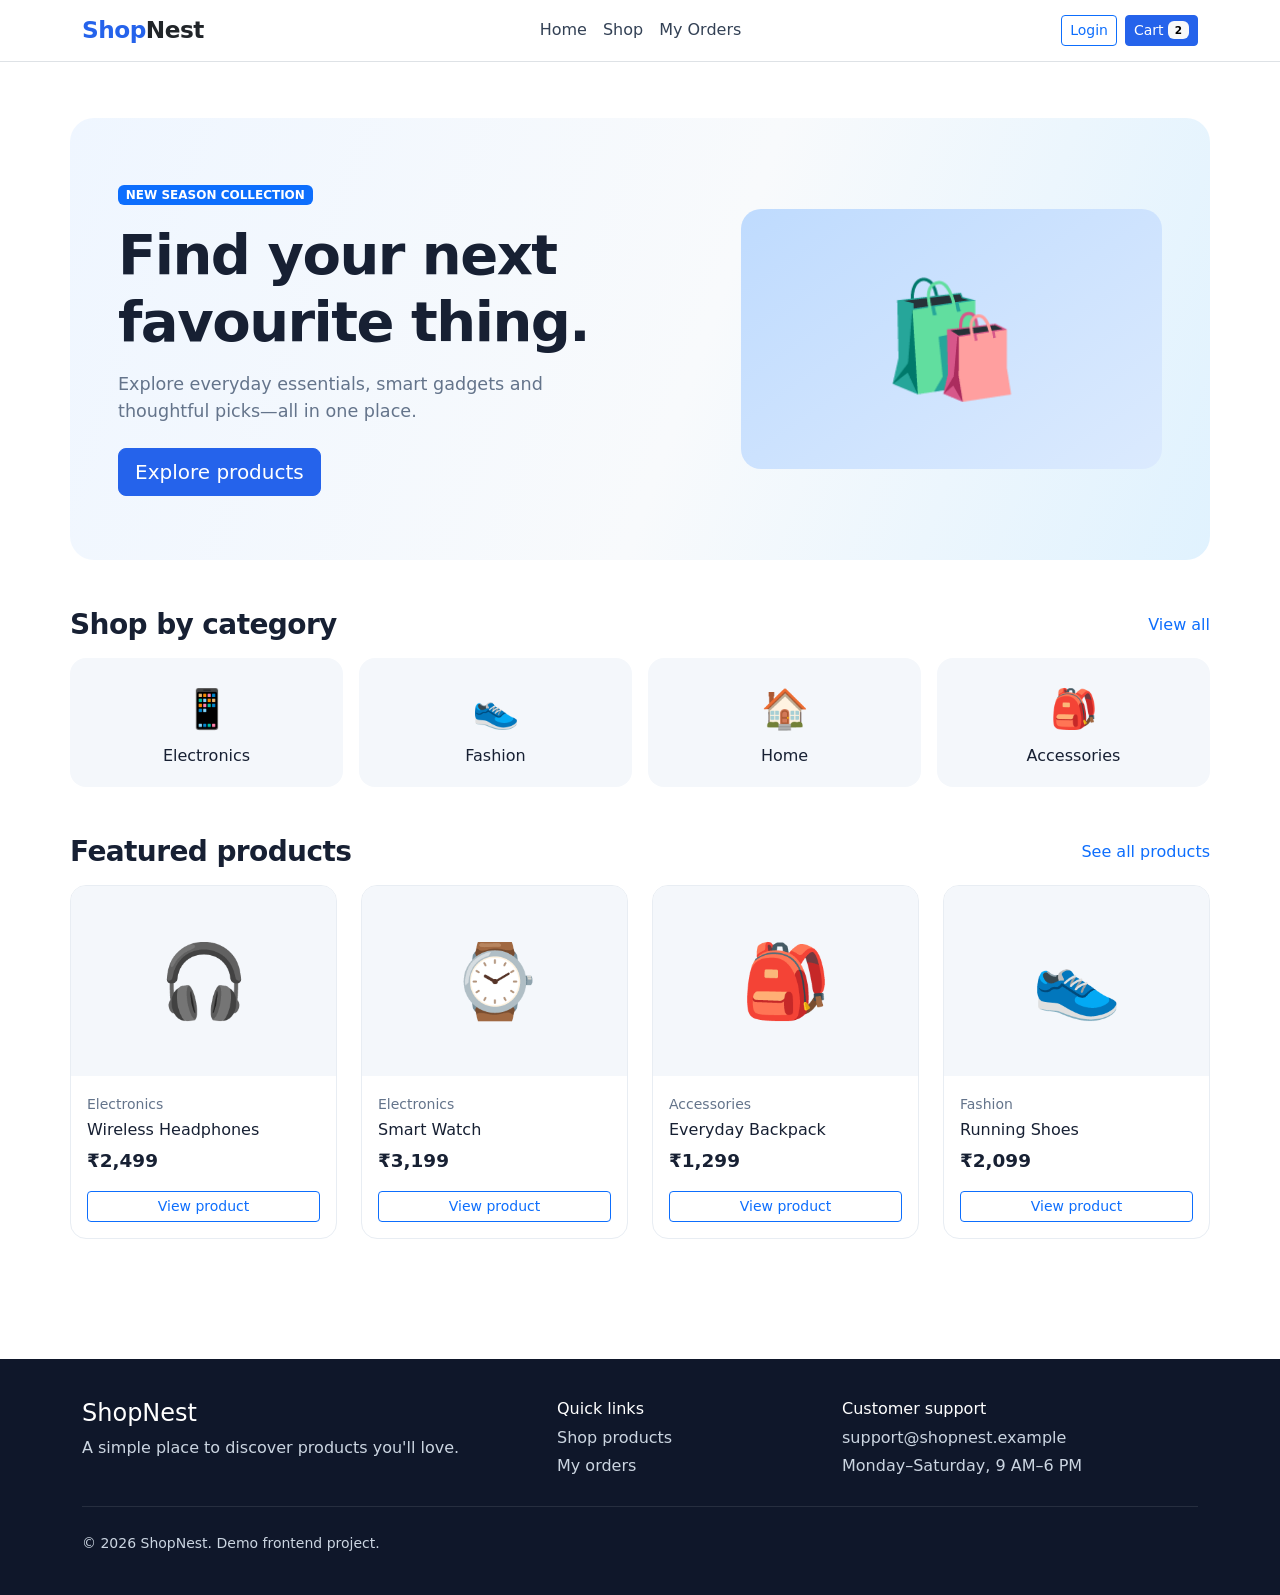
<file: index.html>
<!doctype html>
<html lang="en"><head><meta charset="utf-8"><meta name="viewport" content="width=device-width, initial-scale=1">
<title>Home | ShopNest</title>
<link href="https://cdn.jsdelivr.net/npm/bootstrap@5.3.3/dist/css/bootstrap.min.css" rel="stylesheet">
<link href="css/style.css" rel="stylesheet"></head><body>

<nav class="navbar navbar-expand-lg bg-white border-bottom sticky-top">
 <div class="container">
  <a class="navbar-brand" href="index.html">Shop<span class="text-dark">Nest</span></a>
  <button class="navbar-toggler" type="button" data-bs-toggle="collapse" data-bs-target="#mainNav" aria-controls="mainNav" aria-expanded="false" aria-label="Toggle navigation"><span class="navbar-toggler-icon"></span></button>
  <div class="collapse navbar-collapse" id="mainNav">
   <ul class="navbar-nav mx-auto mb-2 mb-lg-0">
    <li class="nav-item"><a class="nav-link" href="index.html">Home</a></li>
    <li class="nav-item"><a class="nav-link" href="products.html">Shop</a></li>
    <li class="nav-item"><a class="nav-link" href="my-orders.html">My Orders</a></li>
   </ul>
   <div class="d-flex gap-2 align-items-center">
    <a class="btn btn-outline-primary btn-sm" href="login.html">Login</a>
    <a class="btn btn-primary btn-sm" href="cart.html">Cart <span class="badge text-bg-light">2</span></a>
   </div>
  </div>
 </div>
</nav>


<main class="container page-section">
 <section class="hero mb-5"><div class="row align-items-center g-4">
  <div class="col-lg-7"><span class="badge text-bg-primary mb-3">NEW SEASON COLLECTION</span><h1 class="display-4">Find your next favourite thing.</h1><p class="my-3">Explore everyday essentials, smart gadgets and thoughtful picks—all in one place.</p><a class="btn btn-primary btn-lg mt-2" href="products.html">Explore products</a></div>
  <div class="col-lg-5"><div class="hero-art">🛍️</div></div>
 </div></section>
 <section class="mb-5"><div class="d-flex justify-content-between align-items-center mb-3"><h2 class="section-title h3 mb-0">Shop by category</h2><a href="products.html">View all</a></div>
  <div class="row g-3">
   <div class="col-6 col-md-3"><div class="category-tile"><div class="category-icon">📱</div><h6 class="mt-2 mb-0">Electronics</h6></div></div>
   <div class="col-6 col-md-3"><div class="category-tile"><div class="category-icon">👟</div><h6 class="mt-2 mb-0">Fashion</h6></div></div>
   <div class="col-6 col-md-3"><div class="category-tile"><div class="category-icon">🏠</div><h6 class="mt-2 mb-0">Home</h6></div></div>
   <div class="col-6 col-md-3"><div class="category-tile"><div class="category-icon">🎒</div><h6 class="mt-2 mb-0">Accessories</h6></div></div>
  </div>
 </section>
 <section><div class="d-flex justify-content-between align-items-center mb-3"><h2 class="section-title h3 mb-0">Featured products</h2><a href="products.html">See all products</a></div>
  <div class="row g-4">
   <div class="col-6 col-lg-3"><article class="product-card"><div class="product-art">🎧</div><div class="p-3"><small class="muted">Electronics</small><h6 class="mt-1">Wireless Headphones</h6><div class="price">₹2,499</div><a href="product-details.html" class="btn btn-outline-primary btn-sm w-100 mt-3">View product</a></div></article></div>
   <div class="col-6 col-lg-3"><article class="product-card"><div class="product-art">⌚</div><div class="p-3"><small class="muted">Electronics</small><h6 class="mt-1">Smart Watch</h6><div class="price">₹3,199</div><a href="product-details.html" class="btn btn-outline-primary btn-sm w-100 mt-3">View product</a></div></article></div>
   <div class="col-6 col-lg-3"><article class="product-card"><div class="product-art">🎒</div><div class="p-3"><small class="muted">Accessories</small><h6 class="mt-1">Everyday Backpack</h6><div class="price">₹1,299</div><a href="product-details.html" class="btn btn-outline-primary btn-sm w-100 mt-3">View product</a></div></article></div>
   <div class="col-6 col-lg-3"><article class="product-card"><div class="product-art">👟</div><div class="p-3"><small class="muted">Fashion</small><h6 class="mt-1">Running Shoes</h6><div class="price">₹2,099</div><a href="product-details.html" class="btn btn-outline-primary btn-sm w-100 mt-3">View product</a></div></article></div>
  </div>
 </section>
</main>

<footer class="footer">
 <div class="container">
  <div class="row g-4">
   <div class="col-md-5"><h4 class="text-white">ShopNest</h4><p class="mb-0">A simple place to discover products you'll love.</p></div>
   <div class="col-md-3"><h6 class="text-white">Quick links</h6><p class="mb-1"><a href="products.html">Shop products</a></p><p class="mb-1"><a href="my-orders.html">My orders</a></p></div>
   <div class="col-md-4"><h6 class="text-white">Customer support</h6><p class="mb-1">support@shopnest.example</p><p class="mb-0">Monday–Saturday, 9 AM–6 PM</p></div>
  </div>
  <hr class="border-secondary my-4"><small>© 2026 ShopNest. Demo frontend project.</small>
 </div>
</footer>

<script src="https://cdn.jsdelivr.net/npm/bootstrap@5.3.3/dist/js/bootstrap.bundle.min.js"></script>
</body></html>
</file>
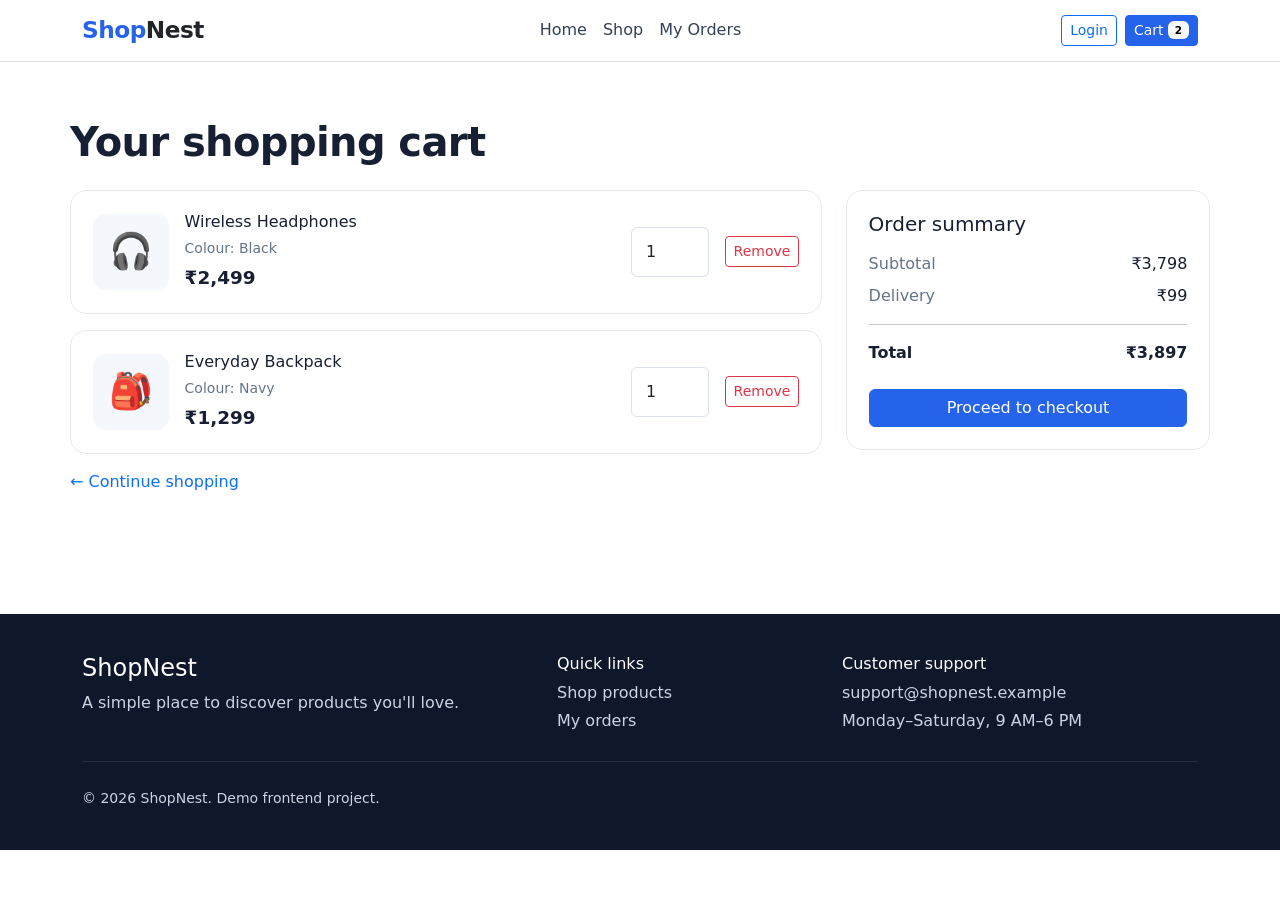
<file: cart.html>
<!doctype html>
<html lang="en"><head><meta charset="utf-8"><meta name="viewport" content="width=device-width, initial-scale=1">
<title>Cart | ShopNest</title>
<link href="https://cdn.jsdelivr.net/npm/bootstrap@5.3.3/dist/css/bootstrap.min.css" rel="stylesheet">
<link href="css/style.css" rel="stylesheet"></head><body>

<nav class="navbar navbar-expand-lg bg-white border-bottom sticky-top">
 <div class="container">
  <a class="navbar-brand" href="index.html">Shop<span class="text-dark">Nest</span></a>
  <button class="navbar-toggler" type="button" data-bs-toggle="collapse" data-bs-target="#mainNav" aria-controls="mainNav" aria-expanded="false" aria-label="Toggle navigation"><span class="navbar-toggler-icon"></span></button>
  <div class="collapse navbar-collapse" id="mainNav">
   <ul class="navbar-nav mx-auto mb-2 mb-lg-0">
    <li class="nav-item"><a class="nav-link" href="index.html">Home</a></li>
    <li class="nav-item"><a class="nav-link" href="products.html">Shop</a></li>
    <li class="nav-item"><a class="nav-link" href="my-orders.html">My Orders</a></li>
   </ul>
   <div class="d-flex gap-2 align-items-center">
    <a class="btn btn-outline-primary btn-sm" href="login.html">Login</a>
    <a class="btn btn-primary btn-sm" href="cart.html">Cart <span class="badge text-bg-light">2</span></a>
   </div>
  </div>
 </div>
</nav>


<main class="container page-section"><h1 class="section-title mb-4">Your shopping cart</h1>
 <div class="row g-4"><section class="col-lg-8">
  <div class="summary-card mb-3 d-flex gap-3 align-items-center"><div class="cart-thumb">🎧</div><div class="flex-grow-1"><h6 class="mb-1">Wireless Headphones</h6><small class="muted">Colour: Black</small><div class="price mt-1">₹2,499</div></div><input aria-label="Quantity" type="number" class="form-control" value="1" min="1" style="width:78px"><button class="btn btn-outline-danger btn-sm">Remove</button></div>
  <div class="summary-card d-flex gap-3 align-items-center"><div class="cart-thumb">🎒</div><div class="flex-grow-1"><h6 class="mb-1">Everyday Backpack</h6><small class="muted">Colour: Navy</small><div class="price mt-1">₹1,299</div></div><input aria-label="Quantity" type="number" class="form-control" value="1" min="1" style="width:78px"><button class="btn btn-outline-danger btn-sm">Remove</button></div>
  <a href="products.html" class="d-inline-block mt-3">← Continue shopping</a>
 </section><aside class="col-lg-4"><div class="summary-card"><h5>Order summary</h5><div class="d-flex justify-content-between mt-3"><span class="muted">Subtotal</span><span>₹3,798</span></div><div class="d-flex justify-content-between mt-2"><span class="muted">Delivery</span><span>₹99</span></div><hr><div class="d-flex justify-content-between fw-bold"><span>Total</span><span>₹3,897</span></div><a href="order.html" class="btn btn-primary w-100 mt-4">Proceed to checkout</a></div></aside></div>
</main>

<footer class="footer">
 <div class="container">
  <div class="row g-4">
   <div class="col-md-5"><h4 class="text-white">ShopNest</h4><p class="mb-0">A simple place to discover products you'll love.</p></div>
   <div class="col-md-3"><h6 class="text-white">Quick links</h6><p class="mb-1"><a href="products.html">Shop products</a></p><p class="mb-1"><a href="my-orders.html">My orders</a></p></div>
   <div class="col-md-4"><h6 class="text-white">Customer support</h6><p class="mb-1">support@shopnest.example</p><p class="mb-0">Monday–Saturday, 9 AM–6 PM</p></div>
  </div>
  <hr class="border-secondary my-4"><small>© 2026 ShopNest. Demo frontend project.</small>
 </div>
</footer>

<script src="https://cdn.jsdelivr.net/npm/bootstrap@5.3.3/dist/js/bootstrap.bundle.min.js"></script>
</body></html>
</file>
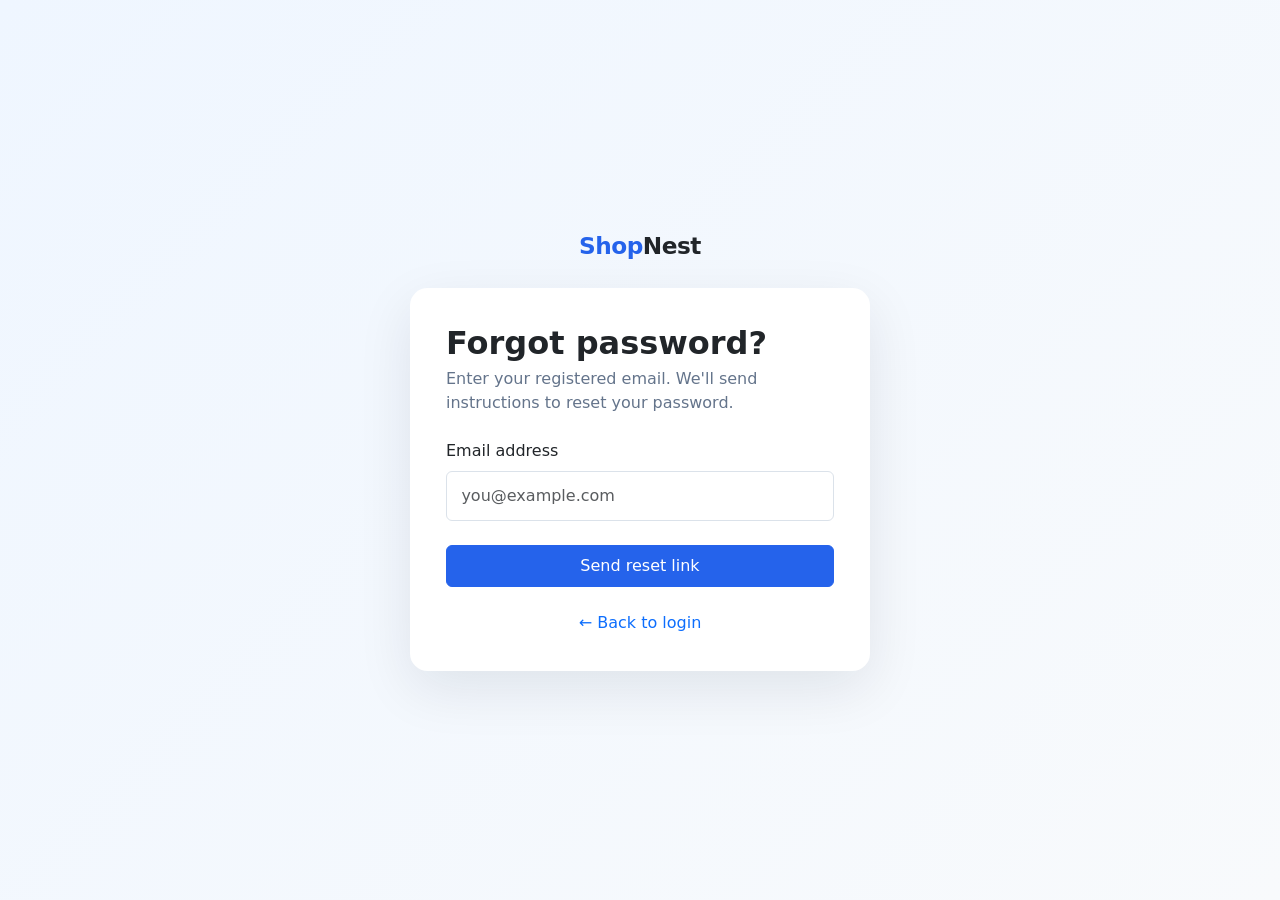
<file: forgot-password.html>
<!doctype html>
<html lang="en"><head><meta charset="utf-8"><meta name="viewport" content="width=device-width, initial-scale=1">
<title>Forgot Password | ShopNest</title>
<link href="https://cdn.jsdelivr.net/npm/bootstrap@5.3.3/dist/css/bootstrap.min.css" rel="stylesheet">
<link href="css/style.css" rel="stylesheet"></head><body>


<main class="auth-wrap"><div class="container">
 <div class="text-center mb-4"><a class="navbar-brand" href="index.html">Shop<span class="text-dark">Nest</span></a></div>
 <div class="card auth-card"><div class="card-body">
  <h2 class="fw-bold mb-1">Forgot password?</h2><p class="muted mb-4">Enter your registered email. We'll send instructions to reset your password.</p>
  <form><div class="mb-4"><label class="form-label">Email address</label><input class="form-control" type="email" placeholder="you@example.com" required></div>
   <button class="btn btn-primary w-100 py-2" type="submit">Send reset link</button></form>
  <p class="text-center mt-4 mb-0"><a href="login.html">← Back to login</a></p>
 </div></div>
</div></main>

<script src="https://cdn.jsdelivr.net/npm/bootstrap@5.3.3/dist/js/bootstrap.bundle.min.js"></script>
</body></html>
</file>
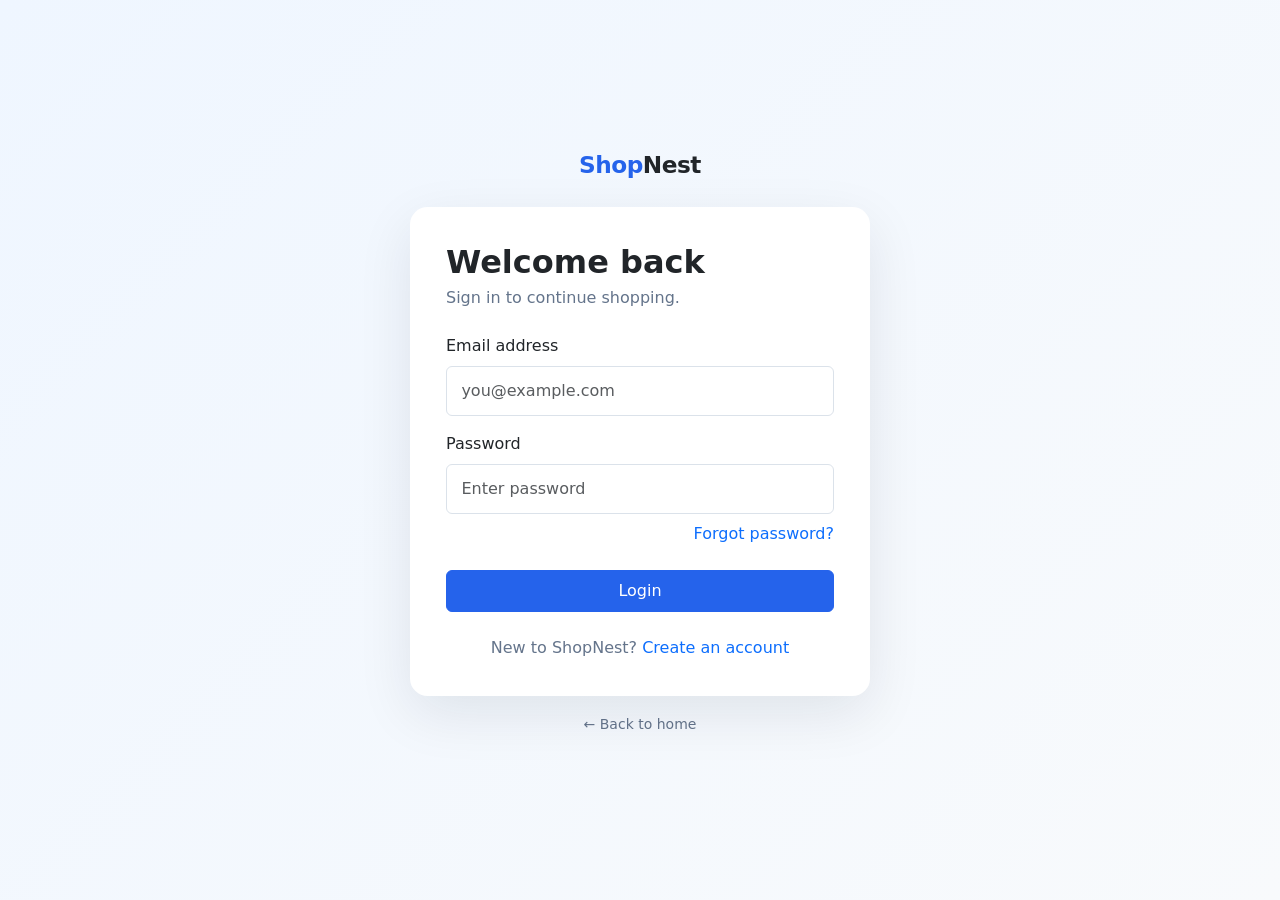
<file: login.html>
<!doctype html>
<html lang="en"><head><meta charset="utf-8"><meta name="viewport" content="width=device-width, initial-scale=1">
<title>Login | ShopNest</title>
<link href="https://cdn.jsdelivr.net/npm/bootstrap@5.3.3/dist/css/bootstrap.min.css" rel="stylesheet">
<link href="css/style.css" rel="stylesheet"></head><body>


<main class="auth-wrap"><div class="container">
 <div class="text-center mb-4"><a class="navbar-brand" href="index.html">Shop<span class="text-dark">Nest</span></a></div>
 <div class="card auth-card"><div class="card-body">
  <h2 class="fw-bold mb-1">Welcome back</h2><p class="muted mb-4">Sign in to continue shopping.</p>
  <form>
   <div class="mb-3"><label class="form-label" for="email">Email address</label><input class="form-control" id="email" type="email" placeholder="you@example.com" required></div>
   <div class="mb-2"><label class="form-label" for="password">Password</label><input class="form-control" id="password" type="password" placeholder="Enter password" required></div>
   <div class="d-flex justify-content-end mb-4"><a href="forgot-password.html">Forgot password?</a></div>
   <button class="btn btn-primary w-100 py-2" type="submit">Login</button>
  </form>
  <p class="text-center muted mt-4 mb-0">New to ShopNest? <a href="register.html">Create an account</a></p>
 </div></div>
 <p class="text-center mt-3"><a class="muted small" href="index.html">← Back to home</a></p>
</div></main>

<script src="https://cdn.jsdelivr.net/npm/bootstrap@5.3.3/dist/js/bootstrap.bundle.min.js"></script>
</body></html>
</file>
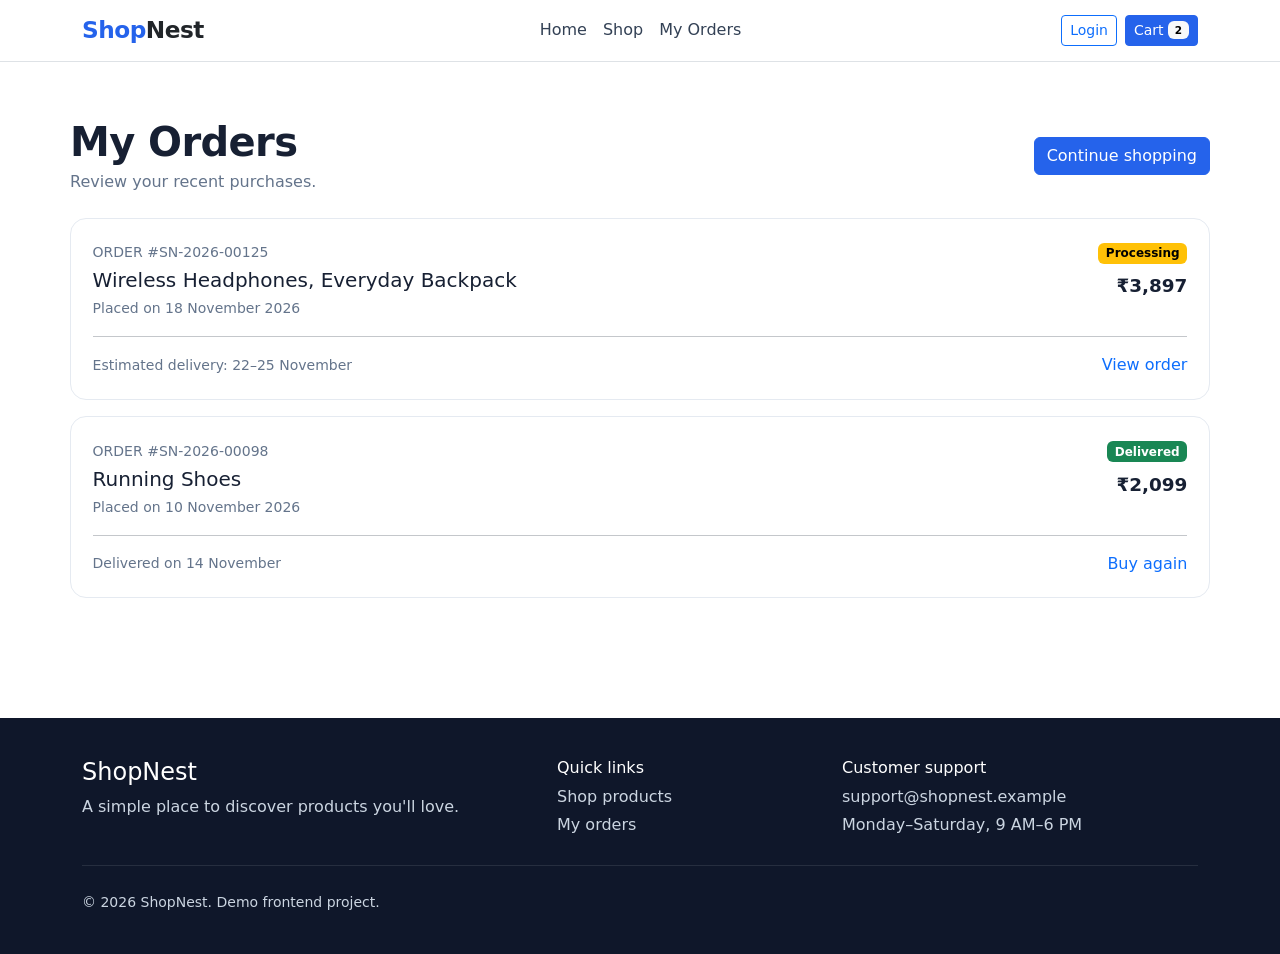
<file: my-orders.html>
<!doctype html>
<html lang="en"><head><meta charset="utf-8"><meta name="viewport" content="width=device-width, initial-scale=1">
<title>My Orders | ShopNest</title>
<link href="https://cdn.jsdelivr.net/npm/bootstrap@5.3.3/dist/css/bootstrap.min.css" rel="stylesheet">
<link href="css/style.css" rel="stylesheet"></head><body>

<nav class="navbar navbar-expand-lg bg-white border-bottom sticky-top">
 <div class="container">
  <a class="navbar-brand" href="index.html">Shop<span class="text-dark">Nest</span></a>
  <button class="navbar-toggler" type="button" data-bs-toggle="collapse" data-bs-target="#mainNav" aria-controls="mainNav" aria-expanded="false" aria-label="Toggle navigation"><span class="navbar-toggler-icon"></span></button>
  <div class="collapse navbar-collapse" id="mainNav">
   <ul class="navbar-nav mx-auto mb-2 mb-lg-0">
    <li class="nav-item"><a class="nav-link" href="index.html">Home</a></li>
    <li class="nav-item"><a class="nav-link" href="products.html">Shop</a></li>
    <li class="nav-item"><a class="nav-link" href="my-orders.html">My Orders</a></li>
   </ul>
   <div class="d-flex gap-2 align-items-center">
    <a class="btn btn-outline-primary btn-sm" href="login.html">Login</a>
    <a class="btn btn-primary btn-sm" href="cart.html">Cart <span class="badge text-bg-light">2</span></a>
   </div>
  </div>
 </div>
</nav>


<main class="container page-section"><div class="d-flex justify-content-between align-items-center mb-4"><div><h1 class="section-title mb-1">My Orders</h1><p class="muted mb-0">Review your recent purchases.</p></div><a href="products.html" class="btn btn-primary">Continue shopping</a></div>
 <div class="summary-card mb-3"><div class="d-flex flex-wrap justify-content-between gap-2"><div><small class="muted">ORDER #SN-2026-00125</small><h5 class="mt-1 mb-1">Wireless Headphones, Everyday Backpack</h5><small class="muted">Placed on 18 November 2026</small></div><div class="text-md-end"><span class="badge text-bg-warning">Processing</span><div class="price mt-2">₹3,897</div></div></div><hr><div class="d-flex justify-content-between align-items-center"><small class="muted">Estimated delivery: 22–25 November</small><a href="order-confirmation.html">View order</a></div></div>
 <div class="summary-card"><div class="d-flex flex-wrap justify-content-between gap-2"><div><small class="muted">ORDER #SN-2026-00098</small><h5 class="mt-1 mb-1">Running Shoes</h5><small class="muted">Placed on 10 November 2026</small></div><div class="text-md-end"><span class="badge text-bg-success">Delivered</span><div class="price mt-2">₹2,099</div></div></div><hr><div class="d-flex justify-content-between align-items-center"><small class="muted">Delivered on 14 November</small><a href="product-details.html">Buy again</a></div></div>
</main>

<footer class="footer">
 <div class="container">
  <div class="row g-4">
   <div class="col-md-5"><h4 class="text-white">ShopNest</h4><p class="mb-0">A simple place to discover products you'll love.</p></div>
   <div class="col-md-3"><h6 class="text-white">Quick links</h6><p class="mb-1"><a href="products.html">Shop products</a></p><p class="mb-1"><a href="my-orders.html">My orders</a></p></div>
   <div class="col-md-4"><h6 class="text-white">Customer support</h6><p class="mb-1">support@shopnest.example</p><p class="mb-0">Monday–Saturday, 9 AM–6 PM</p></div>
  </div>
  <hr class="border-secondary my-4"><small>© 2026 ShopNest. Demo frontend project.</small>
 </div>
</footer>

<script src="https://cdn.jsdelivr.net/npm/bootstrap@5.3.3/dist/js/bootstrap.bundle.min.js"></script>
</body></html>
</file>
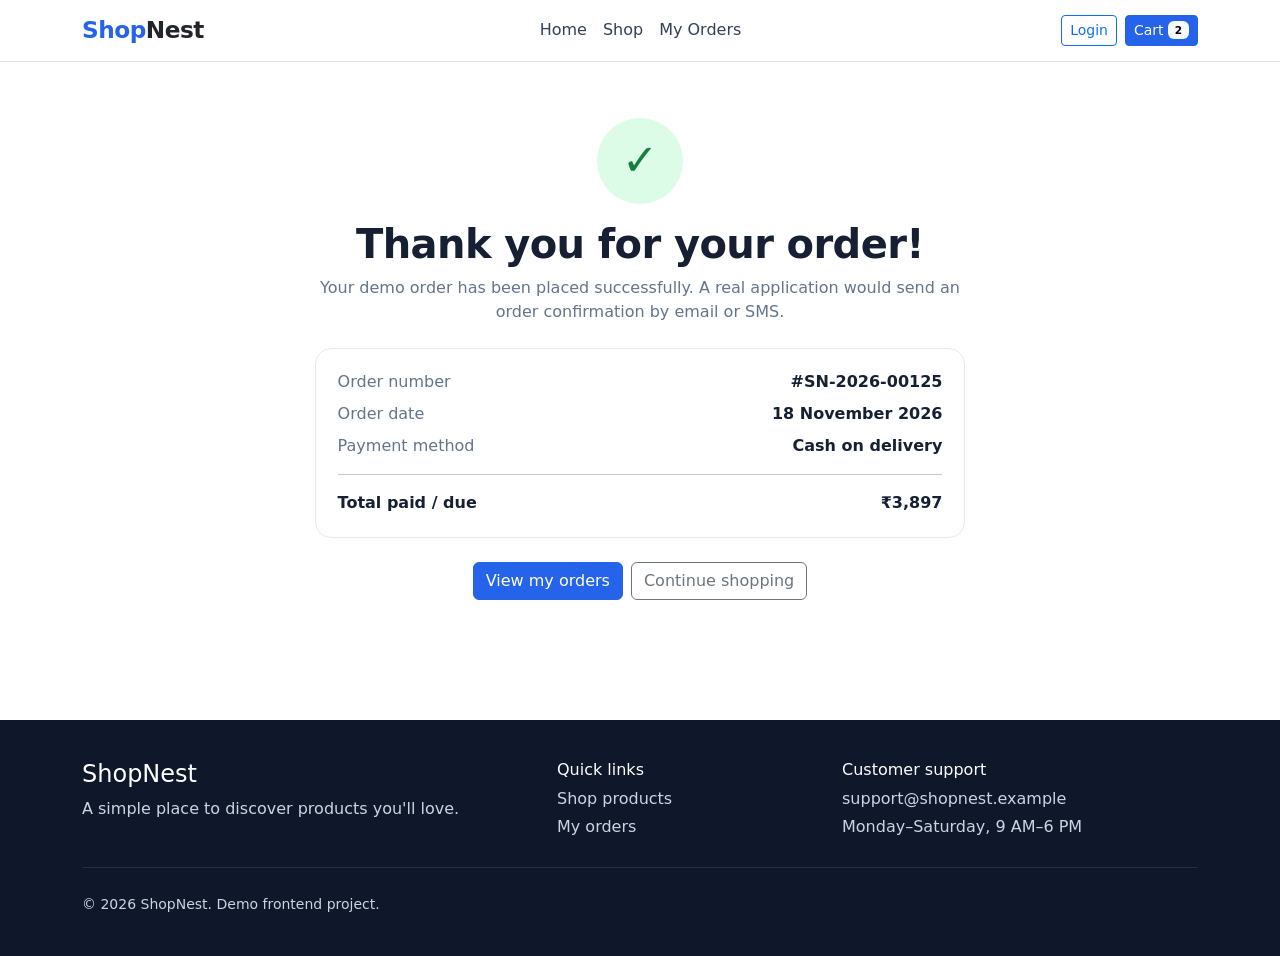
<file: order-confirmation.html>
<!doctype html>
<html lang="en"><head><meta charset="utf-8"><meta name="viewport" content="width=device-width, initial-scale=1">
<title>Order Confirmation | ShopNest</title>
<link href="https://cdn.jsdelivr.net/npm/bootstrap@5.3.3/dist/css/bootstrap.min.css" rel="stylesheet">
<link href="css/style.css" rel="stylesheet"></head><body>

<nav class="navbar navbar-expand-lg bg-white border-bottom sticky-top">
 <div class="container">
  <a class="navbar-brand" href="index.html">Shop<span class="text-dark">Nest</span></a>
  <button class="navbar-toggler" type="button" data-bs-toggle="collapse" data-bs-target="#mainNav" aria-controls="mainNav" aria-expanded="false" aria-label="Toggle navigation"><span class="navbar-toggler-icon"></span></button>
  <div class="collapse navbar-collapse" id="mainNav">
   <ul class="navbar-nav mx-auto mb-2 mb-lg-0">
    <li class="nav-item"><a class="nav-link" href="index.html">Home</a></li>
    <li class="nav-item"><a class="nav-link" href="products.html">Shop</a></li>
    <li class="nav-item"><a class="nav-link" href="my-orders.html">My Orders</a></li>
   </ul>
   <div class="d-flex gap-2 align-items-center">
    <a class="btn btn-outline-primary btn-sm" href="login.html">Login</a>
    <a class="btn btn-primary btn-sm" href="cart.html">Cart <span class="badge text-bg-light">2</span></a>
   </div>
  </div>
 </div>
</nav>


<main class="container page-section"><div class="text-center mx-auto" style="max-width:650px"><div class="order-success">✓</div><h1 class="section-title">Thank you for your order!</h1><p class="muted">Your demo order has been placed successfully. A real application would send an order confirmation by email or SMS.</p>
 <div class="summary-card text-start my-4"><div class="d-flex justify-content-between"><span class="muted">Order number</span><strong>#SN-2026-00125</strong></div><div class="d-flex justify-content-between mt-2"><span class="muted">Order date</span><strong>18 November 2026</strong></div><div class="d-flex justify-content-between mt-2"><span class="muted">Payment method</span><strong>Cash on delivery</strong></div><hr><div class="d-flex justify-content-between"><strong>Total paid / due</strong><strong>₹3,897</strong></div></div>
 <a href="my-orders.html" class="btn btn-primary me-2">View my orders</a><a href="products.html" class="btn btn-outline-secondary">Continue shopping</a>
 </div></main>

<footer class="footer">
 <div class="container">
  <div class="row g-4">
   <div class="col-md-5"><h4 class="text-white">ShopNest</h4><p class="mb-0">A simple place to discover products you'll love.</p></div>
   <div class="col-md-3"><h6 class="text-white">Quick links</h6><p class="mb-1"><a href="products.html">Shop products</a></p><p class="mb-1"><a href="my-orders.html">My orders</a></p></div>
   <div class="col-md-4"><h6 class="text-white">Customer support</h6><p class="mb-1">support@shopnest.example</p><p class="mb-0">Monday–Saturday, 9 AM–6 PM</p></div>
  </div>
  <hr class="border-secondary my-4"><small>© 2026 ShopNest. Demo frontend project.</small>
 </div>
</footer>

<script src="https://cdn.jsdelivr.net/npm/bootstrap@5.3.3/dist/js/bootstrap.bundle.min.js"></script>
</body></html>
</file>
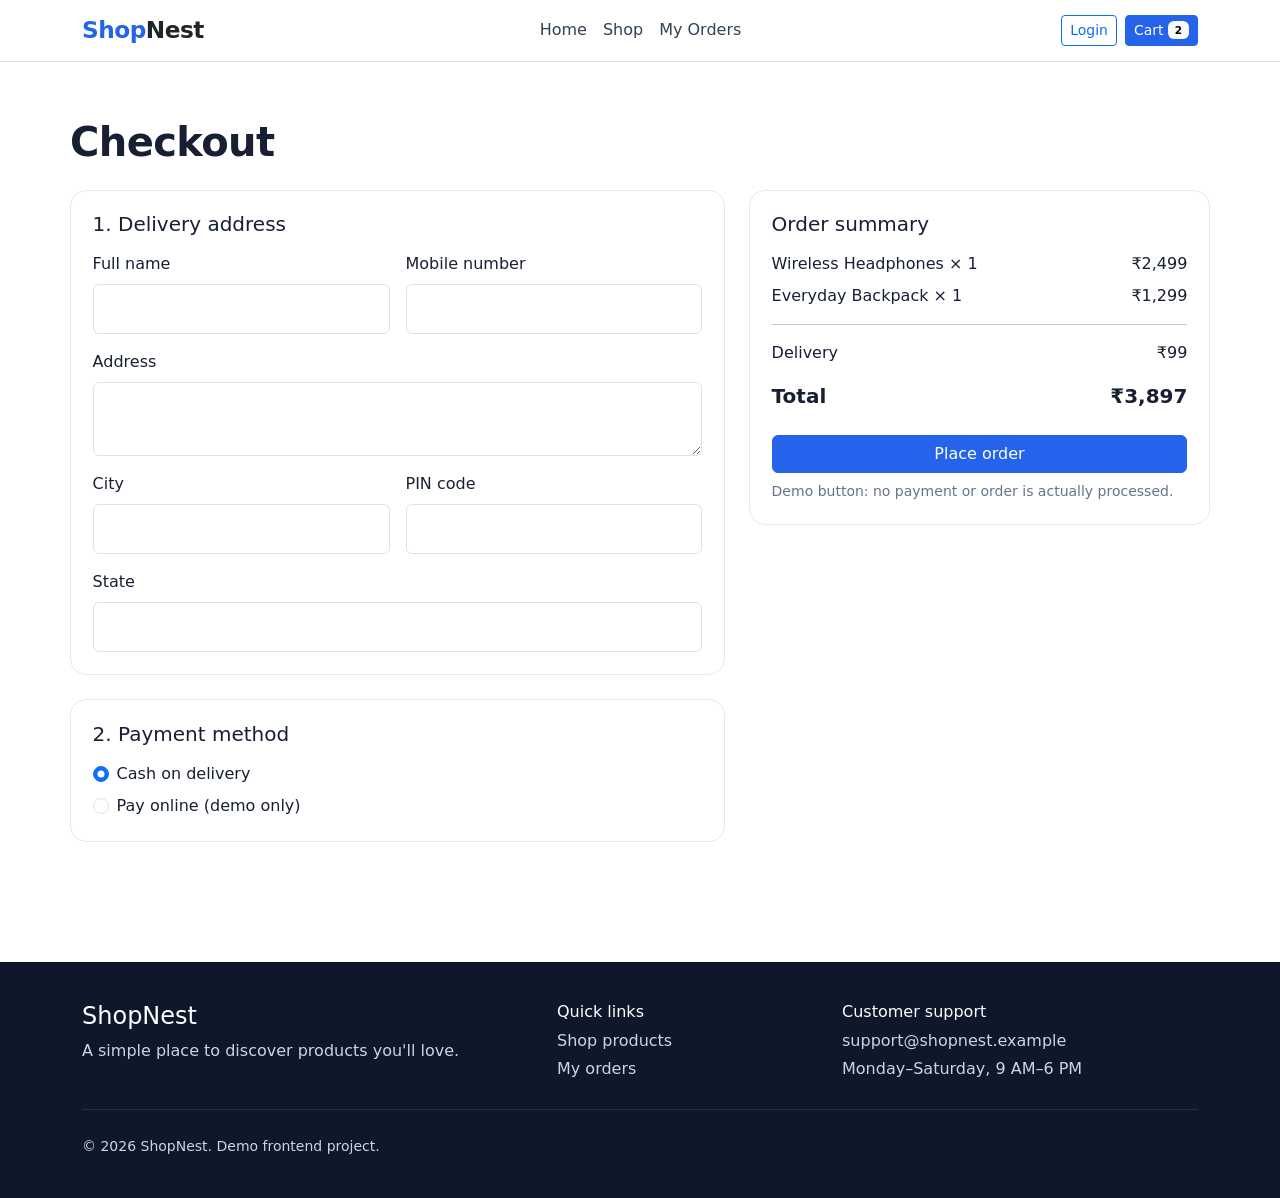
<file: order.html>
<!doctype html>
<html lang="en"><head><meta charset="utf-8"><meta name="viewport" content="width=device-width, initial-scale=1">
<title>Checkout | ShopNest</title>
<link href="https://cdn.jsdelivr.net/npm/bootstrap@5.3.3/dist/css/bootstrap.min.css" rel="stylesheet">
<link href="css/style.css" rel="stylesheet"></head><body>

<nav class="navbar navbar-expand-lg bg-white border-bottom sticky-top">
 <div class="container">
  <a class="navbar-brand" href="index.html">Shop<span class="text-dark">Nest</span></a>
  <button class="navbar-toggler" type="button" data-bs-toggle="collapse" data-bs-target="#mainNav" aria-controls="mainNav" aria-expanded="false" aria-label="Toggle navigation"><span class="navbar-toggler-icon"></span></button>
  <div class="collapse navbar-collapse" id="mainNav">
   <ul class="navbar-nav mx-auto mb-2 mb-lg-0">
    <li class="nav-item"><a class="nav-link" href="index.html">Home</a></li>
    <li class="nav-item"><a class="nav-link" href="products.html">Shop</a></li>
    <li class="nav-item"><a class="nav-link" href="my-orders.html">My Orders</a></li>
   </ul>
   <div class="d-flex gap-2 align-items-center">
    <a class="btn btn-outline-primary btn-sm" href="login.html">Login</a>
    <a class="btn btn-primary btn-sm" href="cart.html">Cart <span class="badge text-bg-light">2</span></a>
   </div>
  </div>
 </div>
</nav>


<main class="container page-section"><h1 class="section-title mb-4">Checkout</h1><div class="row g-4">
 <section class="col-lg-7"><div class="summary-card mb-4"><h5 class="mb-3">1. Delivery address</h5><form>
  <div class="row g-3"><div class="col-md-6"><label class="form-label">Full name</label><input class="form-control" required></div><div class="col-md-6"><label class="form-label">Mobile number</label><input class="form-control" type="tel" required></div>
  <div class="col-12"><label class="form-label">Address</label><textarea class="form-control" rows="2" required></textarea></div><div class="col-md-6"><label class="form-label">City</label><input class="form-control" required></div><div class="col-md-6"><label class="form-label">PIN code</label><input class="form-control" required></div><div class="col-12"><label class="form-label">State</label><input class="form-control" required></div></div>
 </form></div>
 <div class="summary-card"><h5 class="mb-3">2. Payment method</h5><div class="form-check mb-2"><input class="form-check-input" type="radio" name="payment" id="cod" checked><label class="form-check-label" for="cod">Cash on delivery</label></div><div class="form-check"><input class="form-check-input" type="radio" name="payment" id="online"><label class="form-check-label" for="online">Pay online (demo only)</label></div></div>
 </section>
 <aside class="col-lg-5"><div class="summary-card"><h5>Order summary</h5><div class="d-flex justify-content-between mt-3"><span>Wireless Headphones × 1</span><span>₹2,499</span></div><div class="d-flex justify-content-between mt-2"><span>Everyday Backpack × 1</span><span>₹1,299</span></div><hr><div class="d-flex justify-content-between"><span>Delivery</span><span>₹99</span></div><div class="d-flex justify-content-between fw-bold fs-5 mt-3"><span>Total</span><span>₹3,897</span></div><a href="order-confirmation.html" class="btn btn-primary w-100 mt-4">Place order</a><small class="muted d-block mt-2">Demo button: no payment or order is actually processed.</small></div></aside>
 </div></main>

<footer class="footer">
 <div class="container">
  <div class="row g-4">
   <div class="col-md-5"><h4 class="text-white">ShopNest</h4><p class="mb-0">A simple place to discover products you'll love.</p></div>
   <div class="col-md-3"><h6 class="text-white">Quick links</h6><p class="mb-1"><a href="products.html">Shop products</a></p><p class="mb-1"><a href="my-orders.html">My orders</a></p></div>
   <div class="col-md-4"><h6 class="text-white">Customer support</h6><p class="mb-1">support@shopnest.example</p><p class="mb-0">Monday–Saturday, 9 AM–6 PM</p></div>
  </div>
  <hr class="border-secondary my-4"><small>© 2026 ShopNest. Demo frontend project.</small>
 </div>
</footer>

<script src="https://cdn.jsdelivr.net/npm/bootstrap@5.3.3/dist/js/bootstrap.bundle.min.js"></script>
</body></html>
</file>
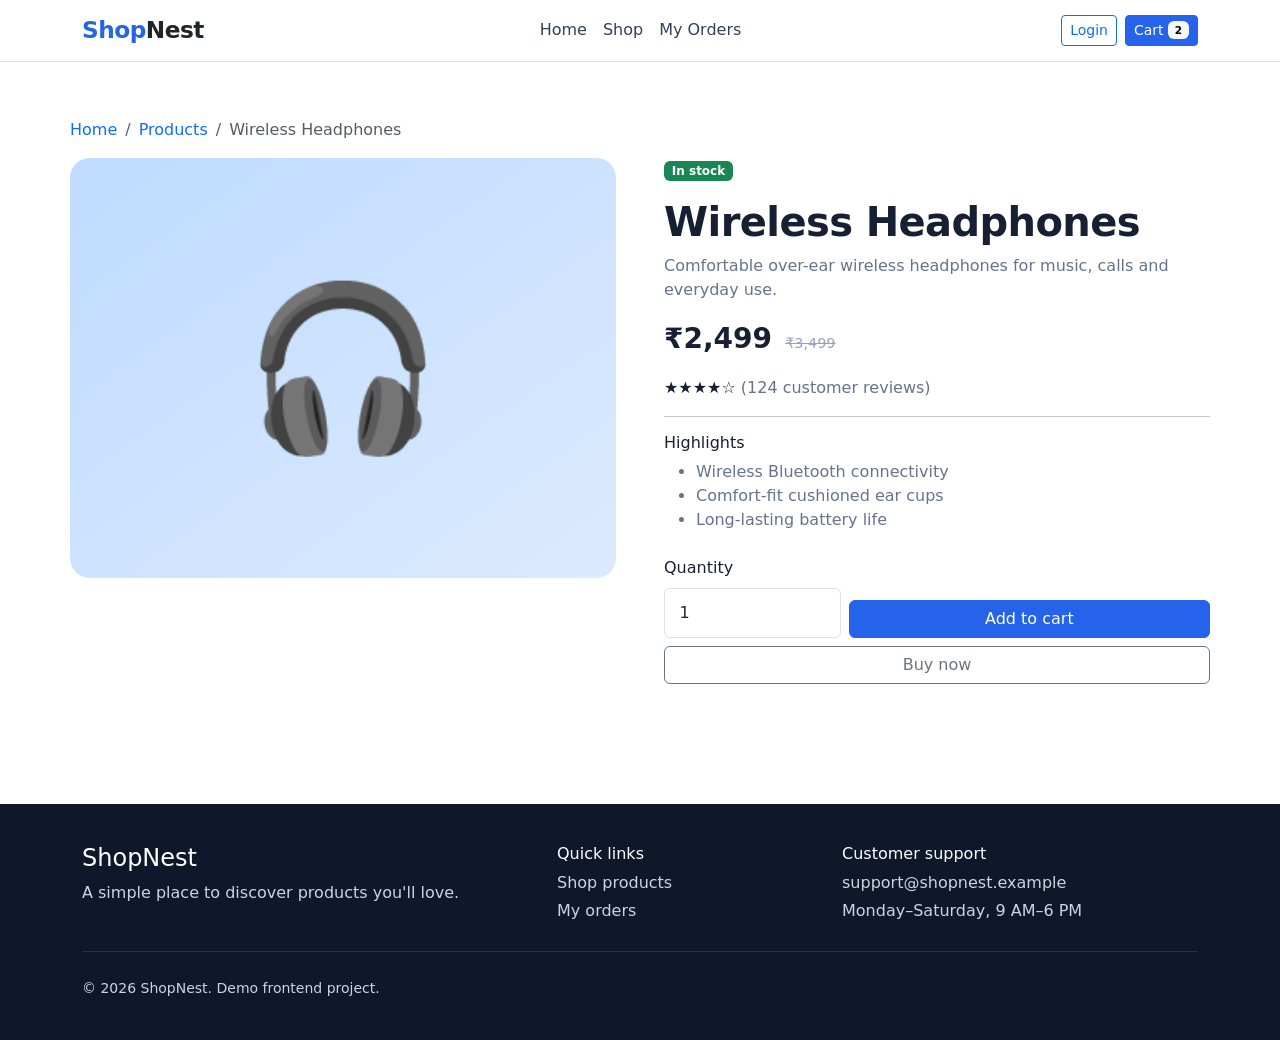
<file: product-details.html>
<!doctype html>
<html lang="en"><head><meta charset="utf-8"><meta name="viewport" content="width=device-width, initial-scale=1">
<title>Product Details | ShopNest</title>
<link href="https://cdn.jsdelivr.net/npm/bootstrap@5.3.3/dist/css/bootstrap.min.css" rel="stylesheet">
<link href="css/style.css" rel="stylesheet"></head><body>

<nav class="navbar navbar-expand-lg bg-white border-bottom sticky-top">
 <div class="container">
  <a class="navbar-brand" href="index.html">Shop<span class="text-dark">Nest</span></a>
  <button class="navbar-toggler" type="button" data-bs-toggle="collapse" data-bs-target="#mainNav" aria-controls="mainNav" aria-expanded="false" aria-label="Toggle navigation"><span class="navbar-toggler-icon"></span></button>
  <div class="collapse navbar-collapse" id="mainNav">
   <ul class="navbar-nav mx-auto mb-2 mb-lg-0">
    <li class="nav-item"><a class="nav-link" href="index.html">Home</a></li>
    <li class="nav-item"><a class="nav-link" href="products.html">Shop</a></li>
    <li class="nav-item"><a class="nav-link" href="my-orders.html">My Orders</a></li>
   </ul>
   <div class="d-flex gap-2 align-items-center">
    <a class="btn btn-outline-primary btn-sm" href="login.html">Login</a>
    <a class="btn btn-primary btn-sm" href="cart.html">Cart <span class="badge text-bg-light">2</span></a>
   </div>
  </div>
 </div>
</nav>


<main class="container page-section">
 <nav aria-label="breadcrumb"><ol class="breadcrumb"><li class="breadcrumb-item"><a href="index.html">Home</a></li><li class="breadcrumb-item"><a href="products.html">Products</a></li><li class="breadcrumb-item active">Wireless Headphones</li></ol></nav>
 <div class="row g-5 align-items-start">
  <div class="col-md-6"><div class="hero-art" style="min-height:420px;font-size:10rem">🎧</div></div>
  <div class="col-md-6"><span class="badge text-bg-success">In stock</span><h1 class="section-title mt-3">Wireless Headphones</h1><p class="muted">Comfortable over-ear wireless headphones for music, calls and everyday use.</p>
   <div class="mb-3"><span class="price fs-3">₹2,499</span> <span class="old-price ms-2">₹3,499</span></div>
   <p>★★★★☆ <span class="muted">(124 customer reviews)</span></p><hr>
   <h6>Highlights</h6><ul class="muted"><li>Wireless Bluetooth connectivity</li><li>Comfort-fit cushioned ear cups</li><li>Long-lasting battery life</li></ul>
   <div class="row g-2 align-items-end mt-3"><div class="col-4"><label class="form-label">Quantity</label><input type="number" class="form-control" value="1" min="1"></div><div class="col-8"><a href="cart.html" class="btn btn-primary w-100">Add to cart</a></div></div>
   <a href="cart.html" class="btn btn-outline-secondary w-100 mt-2">Buy now</a>
  </div>
 </div>
</main>

<footer class="footer">
 <div class="container">
  <div class="row g-4">
   <div class="col-md-5"><h4 class="text-white">ShopNest</h4><p class="mb-0">A simple place to discover products you'll love.</p></div>
   <div class="col-md-3"><h6 class="text-white">Quick links</h6><p class="mb-1"><a href="products.html">Shop products</a></p><p class="mb-1"><a href="my-orders.html">My orders</a></p></div>
   <div class="col-md-4"><h6 class="text-white">Customer support</h6><p class="mb-1">support@shopnest.example</p><p class="mb-0">Monday–Saturday, 9 AM–6 PM</p></div>
  </div>
  <hr class="border-secondary my-4"><small>© 2026 ShopNest. Demo frontend project.</small>
 </div>
</footer>

<script src="https://cdn.jsdelivr.net/npm/bootstrap@5.3.3/dist/js/bootstrap.bundle.min.js"></script>
</body></html>
</file>
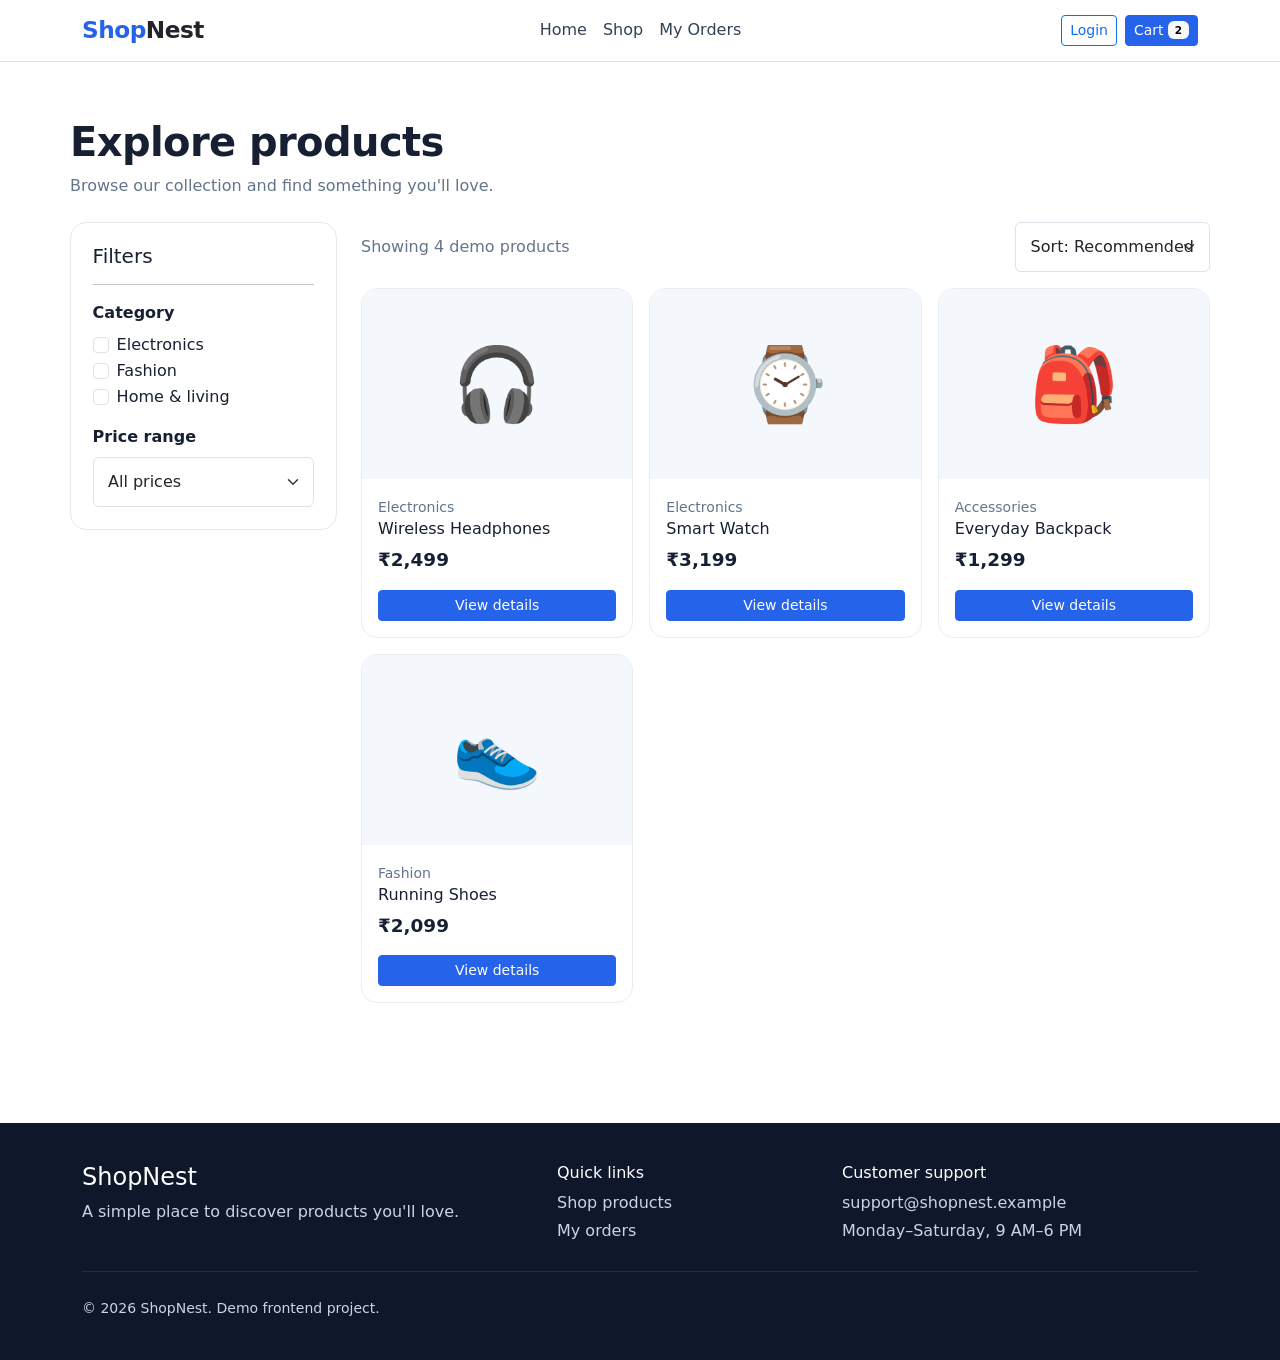
<file: products.html>
<!doctype html>
<html lang="en"><head><meta charset="utf-8"><meta name="viewport" content="width=device-width, initial-scale=1">
<title>Products | ShopNest</title>
<link href="https://cdn.jsdelivr.net/npm/bootstrap@5.3.3/dist/css/bootstrap.min.css" rel="stylesheet">
<link href="css/style.css" rel="stylesheet"></head><body>

<nav class="navbar navbar-expand-lg bg-white border-bottom sticky-top">
 <div class="container">
  <a class="navbar-brand" href="index.html">Shop<span class="text-dark">Nest</span></a>
  <button class="navbar-toggler" type="button" data-bs-toggle="collapse" data-bs-target="#mainNav" aria-controls="mainNav" aria-expanded="false" aria-label="Toggle navigation"><span class="navbar-toggler-icon"></span></button>
  <div class="collapse navbar-collapse" id="mainNav">
   <ul class="navbar-nav mx-auto mb-2 mb-lg-0">
    <li class="nav-item"><a class="nav-link" href="index.html">Home</a></li>
    <li class="nav-item"><a class="nav-link" href="products.html">Shop</a></li>
    <li class="nav-item"><a class="nav-link" href="my-orders.html">My Orders</a></li>
   </ul>
   <div class="d-flex gap-2 align-items-center">
    <a class="btn btn-outline-primary btn-sm" href="login.html">Login</a>
    <a class="btn btn-primary btn-sm" href="cart.html">Cart <span class="badge text-bg-light">2</span></a>
   </div>
  </div>
 </div>
</nav>


<main class="container page-section">
 <div class="mb-4"><h1 class="section-title">Explore products</h1><p class="muted">Browse our collection and find something you'll love.</p></div>
 <div class="row g-4">
  <aside class="col-lg-3"><div class="summary-card"><h5>Filters</h5><hr><label class="form-label fw-semibold">Category</label>
   <div class="form-check"><input class="form-check-input" type="checkbox" id="electronics"><label class="form-check-label" for="electronics">Electronics</label></div>
   <div class="form-check"><input class="form-check-input" type="checkbox" id="fashion"><label class="form-check-label" for="fashion">Fashion</label></div>
   <div class="form-check mb-3"><input class="form-check-input" type="checkbox" id="home"><label class="form-check-label" for="home">Home & living</label></div>
   <label class="form-label fw-semibold">Price range</label><select class="form-select"><option>All prices</option><option>Under ₹1,000</option><option>₹1,000–₹3,000</option><option>Above ₹3,000</option></select>
  </div></aside>
  <section class="col-lg-9"><div class="d-flex justify-content-between align-items-center mb-3"><span class="muted">Showing 4 demo products</span><select class="form-select w-auto"><option>Sort: Recommended</option><option>Price: Low to high</option><option>Price: High to low</option></select></div>
   <div class="row g-3">
    <div class="col-6 col-md-4"><article class="product-card"><div class="product-art">🎧</div><div class="p-3"><small class="muted">Electronics</small><h6>Wireless Headphones</h6><div class="price">₹2,499</div><a href="product-details.html" class="btn btn-primary btn-sm w-100 mt-3">View details</a></div></article></div>
    <div class="col-6 col-md-4"><article class="product-card"><div class="product-art">⌚</div><div class="p-3"><small class="muted">Electronics</small><h6>Smart Watch</h6><div class="price">₹3,199</div><a href="product-details.html" class="btn btn-primary btn-sm w-100 mt-3">View details</a></div></article></div>
    <div class="col-6 col-md-4"><article class="product-card"><div class="product-art">🎒</div><div class="p-3"><small class="muted">Accessories</small><h6>Everyday Backpack</h6><div class="price">₹1,299</div><a href="product-details.html" class="btn btn-primary btn-sm w-100 mt-3">View details</a></div></article></div>
    <div class="col-6 col-md-4"><article class="product-card"><div class="product-art">👟</div><div class="p-3"><small class="muted">Fashion</small><h6>Running Shoes</h6><div class="price">₹2,099</div><a href="product-details.html" class="btn btn-primary btn-sm w-100 mt-3">View details</a></div></article></div>
   </div>
  </section>
 </div>
</main>

<footer class="footer">
 <div class="container">
  <div class="row g-4">
   <div class="col-md-5"><h4 class="text-white">ShopNest</h4><p class="mb-0">A simple place to discover products you'll love.</p></div>
   <div class="col-md-3"><h6 class="text-white">Quick links</h6><p class="mb-1"><a href="products.html">Shop products</a></p><p class="mb-1"><a href="my-orders.html">My orders</a></p></div>
   <div class="col-md-4"><h6 class="text-white">Customer support</h6><p class="mb-1">support@shopnest.example</p><p class="mb-0">Monday–Saturday, 9 AM–6 PM</p></div>
  </div>
  <hr class="border-secondary my-4"><small>© 2026 ShopNest. Demo frontend project.</small>
 </div>
</footer>

<script src="https://cdn.jsdelivr.net/npm/bootstrap@5.3.3/dist/js/bootstrap.bundle.min.js"></script>
</body></html>
</file>
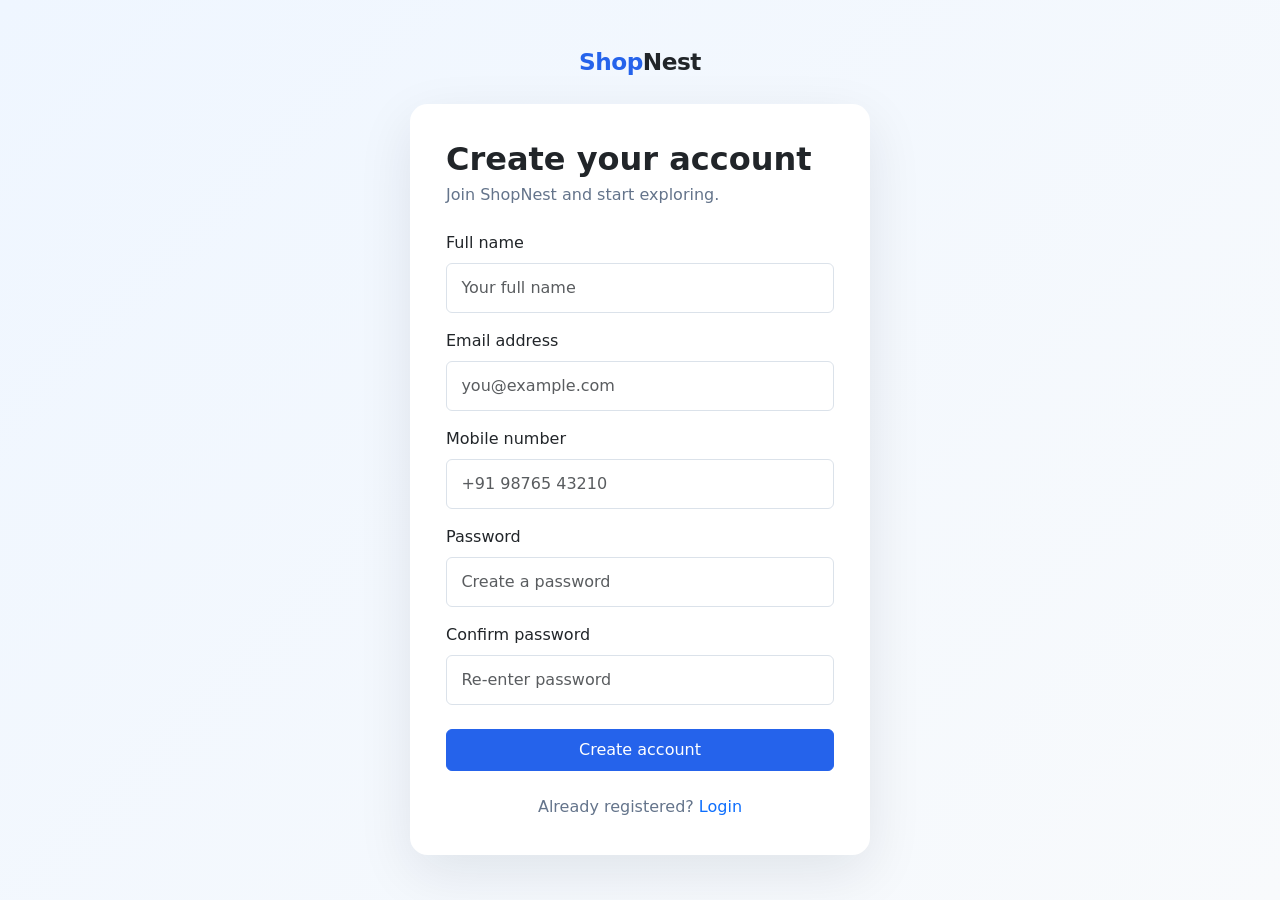
<file: register.html>
<!doctype html>
<html lang="en"><head><meta charset="utf-8"><meta name="viewport" content="width=device-width, initial-scale=1">
<title>Register | ShopNest</title>
<link href="https://cdn.jsdelivr.net/npm/bootstrap@5.3.3/dist/css/bootstrap.min.css" rel="stylesheet">
<link href="css/style.css" rel="stylesheet"></head><body>


<main class="auth-wrap"><div class="container">
 <div class="text-center mb-4"><a class="navbar-brand" href="index.html">Shop<span class="text-dark">Nest</span></a></div>
 <div class="card auth-card"><div class="card-body">
  <h2 class="fw-bold mb-1">Create your account</h2><p class="muted mb-4">Join ShopNest and start exploring.</p>
  <form>
   <div class="mb-3"><label class="form-label">Full name</label><input class="form-control" type="text" placeholder="Your full name" required></div>
   <div class="mb-3"><label class="form-label">Email address</label><input class="form-control" type="email" placeholder="you@example.com" required></div>
   <div class="mb-3"><label class="form-label">Mobile number</label><input class="form-control" type="tel" placeholder="+91 98765 43210"></div>
   <div class="mb-3"><label class="form-label">Password</label><input class="form-control" type="password" placeholder="Create a password" required></div>
   <div class="mb-4"><label class="form-label">Confirm password</label><input class="form-control" type="password" placeholder="Re-enter password" required></div>
   <button class="btn btn-primary w-100 py-2" type="submit">Create account</button>
  </form>
  <p class="text-center muted mt-4 mb-0">Already registered? <a href="login.html">Login</a></p>
 </div></div>
</div></main>

<script src="https://cdn.jsdelivr.net/npm/bootstrap@5.3.3/dist/js/bootstrap.bundle.min.js"></script>
</body></html>
</file>
<file: css/style.css>
:root{--brand:#2563eb;--brand-dark:#1d4ed8;--ink:#172033;--muted:#64748b;--soft:#f4f7fb}
*{box-sizing:border-box}
body{font-family:system-ui,-apple-system,"Segoe UI",sans-serif;color:var(--ink);background:#fff}
a{text-decoration:none}
.navbar-brand{font-weight:800;letter-spacing:-.5px;color:var(--brand)!important;font-size:1.45rem}
.navbar .nav-link{font-weight:500;color:#334155}
.navbar .nav-link:hover{color:var(--brand)}
.btn-primary{background:var(--brand);border-color:var(--brand)}
.btn-primary:hover{background:var(--brand-dark);border-color:var(--brand-dark)}
.page-section{padding:3.5rem 0}
.auth-wrap{min-height:100vh;background:linear-gradient(135deg,#eff6ff,#f8fafc);display:flex;align-items:center;padding:2rem 0}
.auth-card{max-width:460px;width:100%;margin:auto;border:0;border-radius:1.1rem;box-shadow:0 18px 55px rgba(15,23,42,.09)}
.auth-card .card-body{padding:2.25rem}
.form-control,.form-select{padding:.75rem .9rem;border-color:#dbe2ea}
.form-control:focus,.form-select:focus{border-color:#93c5fd;box-shadow:0 0 0 .2rem rgba(37,99,235,.12)}
.hero{background:linear-gradient(110deg,#eff6ff 0%,#f8fafc 55%,#e0f2fe 100%);border-radius:1.5rem;padding:4rem 3rem}
.hero h1{font-weight:800;letter-spacing:-1.5px;max-width:600px}
.hero p{color:var(--muted);max-width:520px;font-size:1.1rem}
.hero-art{min-height:260px;border-radius:1.25rem;background:linear-gradient(145deg,#bfdbfe,#dbeafe);display:flex;align-items:center;justify-content:center;font-size:7rem}
.section-title{font-weight:750;letter-spacing:-.6px}
.product-card{height:100%;border:1px solid #e8edf3;border-radius:1rem;overflow:hidden;transition:transform .2s,box-shadow .2s}
.product-card:hover{transform:translateY(-4px);box-shadow:0 12px 30px rgba(15,23,42,.08)}
.product-art{height:190px;background:var(--soft);display:flex;align-items:center;justify-content:center;font-size:4.5rem}
.price{font-weight:750;font-size:1.15rem}
.old-price{color:#94a3b8;text-decoration:line-through;font-size:.9rem}
.muted{color:var(--muted)}
.category-tile{background:var(--soft);border-radius:1rem;padding:1.4rem;text-align:center;height:100%}
.category-icon{font-size:2.4rem}
.summary-card{border:1px solid #e5eaf1;border-radius:1rem;padding:1.35rem;background:#fff}
.cart-thumb{width:76px;height:76px;background:var(--soft);border-radius:.8rem;display:flex;align-items:center;justify-content:center;font-size:2.2rem;flex-shrink:0}
.footer{background:#0f172a;color:#cbd5e1;padding:2.5rem 0;margin-top:4rem}
.footer a{color:#cbd5e1}
.order-success{width:86px;height:86px;border-radius:50%;background:#dcfce7;color:#15803d;display:grid;place-items:center;font-size:2.7rem;margin:0 auto 1rem}
@media(max-width:767px){.hero{padding:2.2rem 1.4rem}.hero-art{min-height:180px;font-size:5rem}.auth-card .card-body{padding:1.5rem}.page-section{padding:2.5rem 0}}
</file>
